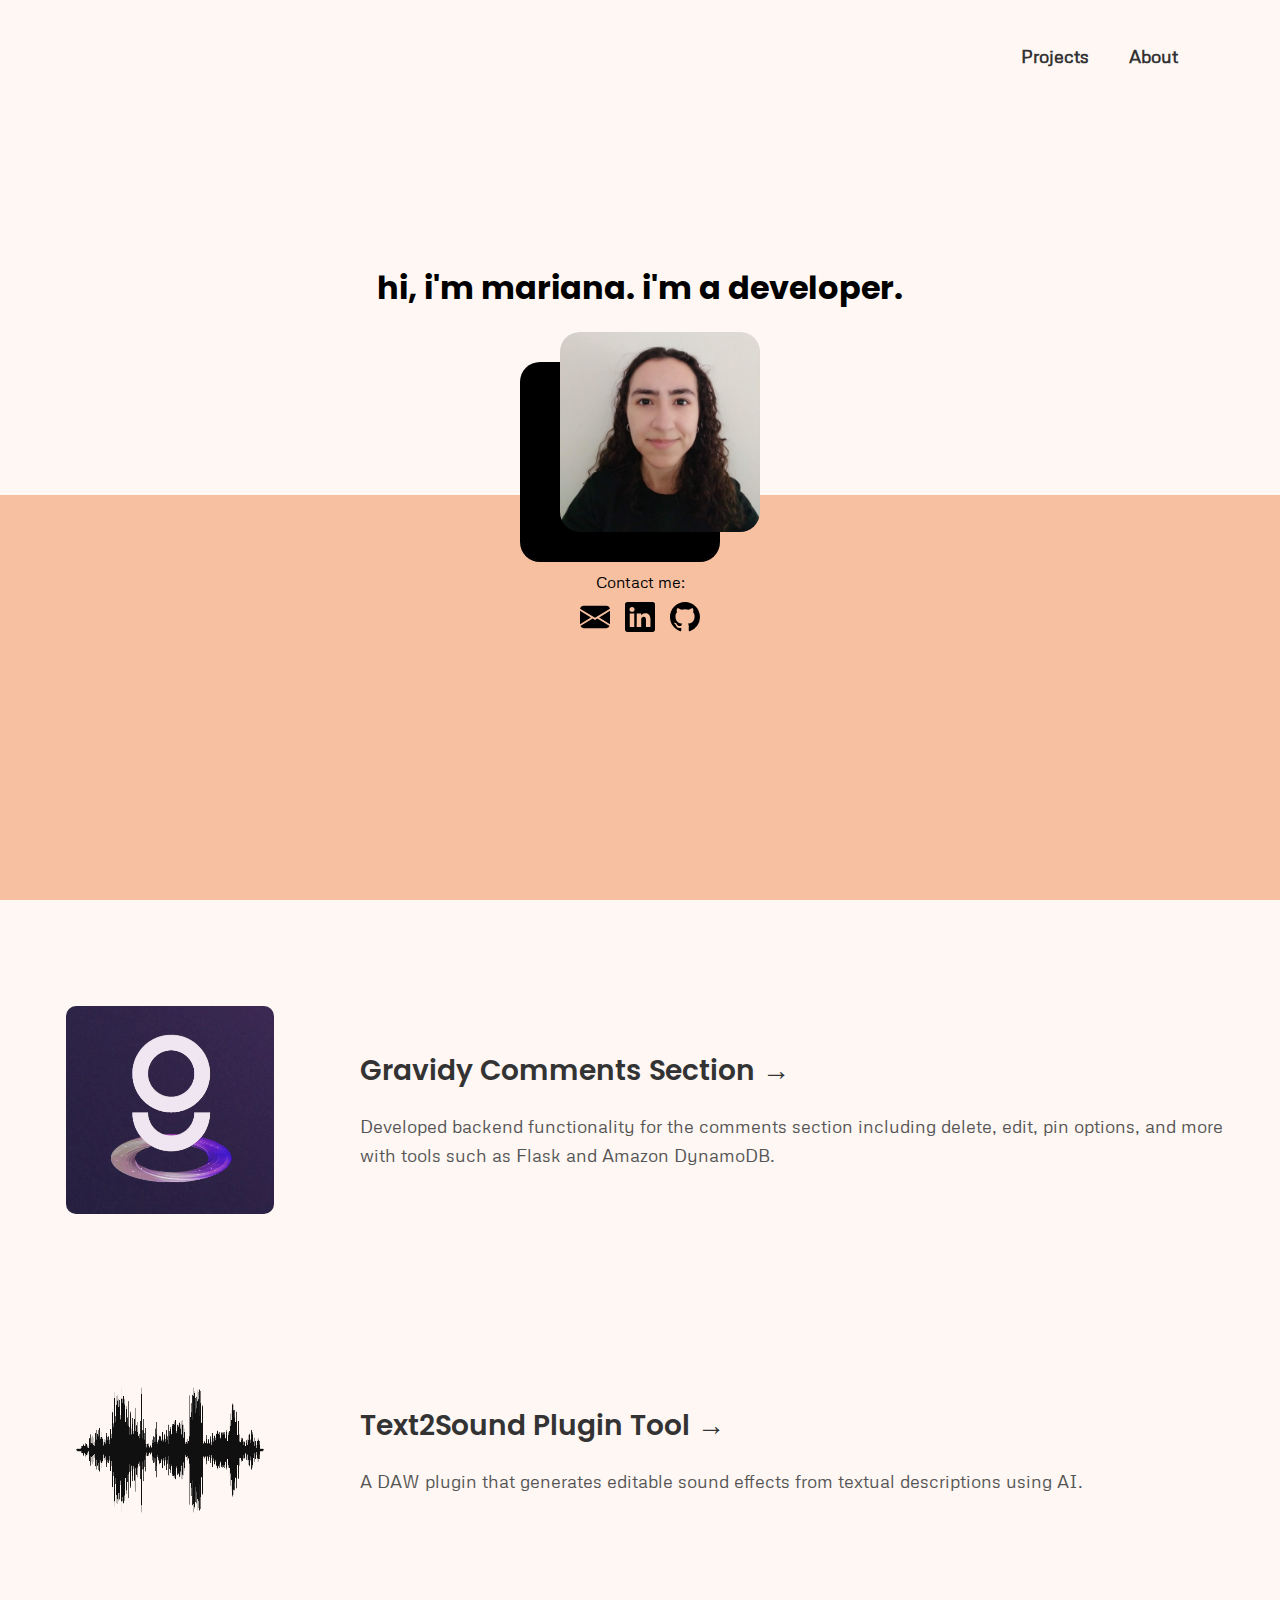
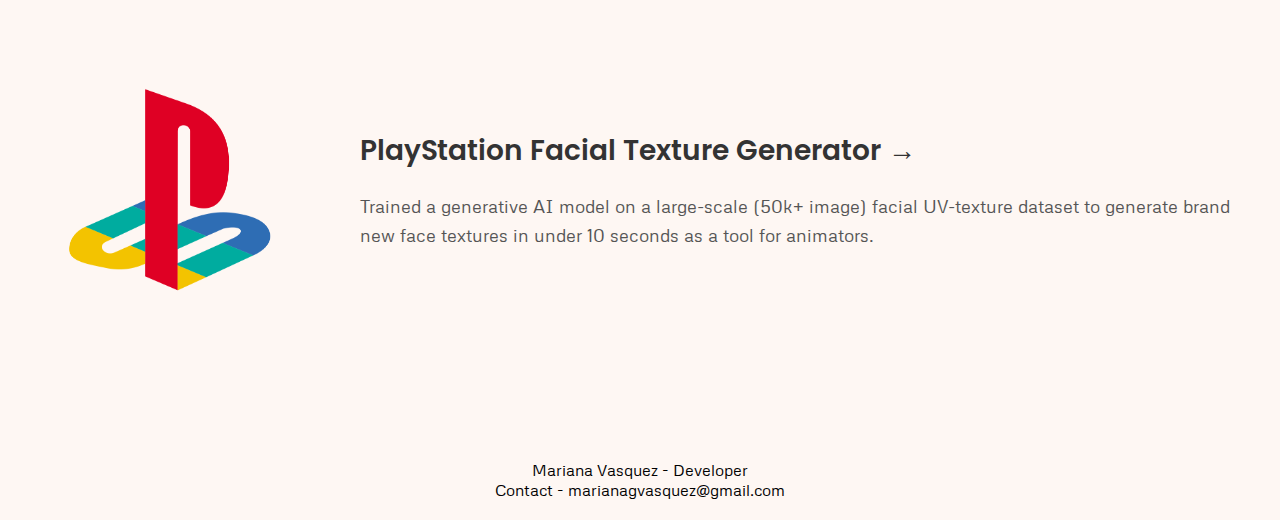
<file: index.html>
<!DOCTYPE html>
<html lang="en">
<head>
  <meta charset="UTF-8">
  <meta name="viewport" content="width=device-width, initial-scale=1.0">
  <title>Mariana Vasquez</title>
  <link href='https://fonts.googleapis.com/css?family=Poppins' rel='stylesheet'>
  <link href='https://fonts.googleapis.com/css?family=Metrophobic' rel='stylesheet'>
  <link rel="stylesheet" href="styles.css">
</head>
<body>
  <!-- Title Section -->
  <section class="title-page">

    <nav class="navbar">
      <ul>
        <li><a href="#projects-section">Projects</a></li>
        <li><a href="pages/about.html">About</a></li>
      </ul>
    </nav>

    <div class="header-container">
      
      <h1 style="font-size: 32px; ">hi, i'm mariana. i'm a developer.</h1>
      
      <div class="container">
        <div class="plain-black-square"></div>
        <div class="image-frame">
          <img src="images/square_pic.jpg" alt="Framed Image">
        </div>
      </div>

      <div class="contact-info">
        <p>Contact me:</p>
        <div class="icons">
          <a href="mailto:marianagvasquez@gmail.com" title="Email">
            <svg xmlns="http://www.w3.org/2000/svg" class="custom-icon" viewBox="0 0 16 16">
              <path d="M.05 3.555A2 2 0 0 1 2 2h12a2 2 0 0 1 1.95 1.555L8 8.414zM0 4.697v7.104l5.803-3.558zM6.761 8.83l-6.57 4.027A2 2 0 0 0 2 14h12a2 2 0 0 0 1.808-1.144l-6.57-4.027L8 9.586zm3.436-.586L16 11.801V4.697z"/>
            </svg>
          </a>
          <a href="linkedin.com/in/mariana-vasquez-779469183/" title="LinkedIn">
            <svg xmlns="http://www.w3.org/2000/svg" class="custom-icon" viewBox="0 0 16 16">
              <path d="M0 1.146C0 .513.526 0 1.175 0h13.65C15.474 0 16 .513 16 1.146v13.708c0 .633-.526 1.146-1.175 1.146H1.175C.526 16 0 15.487 0 14.854zm4.943 12.248V6.169H2.542v7.225zm-1.2-8.212c.837 0 1.358-.554 1.358-1.248-.015-.709-.52-1.248-1.342-1.248S2.4 3.226 2.4 3.934c0 .694.521 1.248 1.327 1.248zm4.908 8.212V9.359c0-.216.016-.432.08-.586.173-.431.568-.878 1.232-.878.869 0 1.216.662 1.216 1.634v3.865h2.401V9.25c0-2.22-1.184-3.252-2.764-3.252-1.274 0-1.845.7-2.165 1.193v.025h-.016l.016-.025V6.169h-2.4c.03.678 0 7.225 0 7.225z"/>
            </svg>
          </a>
          <a href="https://github.com/marivasq" title="GitHub">
            <svg xmlns="http://www.w3.org/2000/svg" class="custom-icon" viewBox="0 0 16 16">
              <path d="M8 0C3.58 0 0 3.58 0 8c0 3.54 2.29 6.53 5.47 7.59.4.07.55-.17.55-.38 0-.19-.01-.82-.01-1.49-2.01.37-2.53-.49-2.69-.94-.09-.23-.48-.94-.82-1.13-.28-.15-.68-.52-.01-.53.63-.01 1.08.58 1.23.82.72 1.21 1.87.87 2.33.66.07-.52.28-.87.51-1.07-1.78-.2-3.64-.89-3.64-3.95 0-.87.31-1.59.82-2.15-.08-.2-.36-1.02.08-2.12 0 0 .67-.21 2.2.82.64-.18 1.32-.27 2-.27s1.36.09 2 .27c1.53-1.04 2.2-.82 2.2-.82.44 1.1.16 1.92.08 2.12.51.56.82 1.27.82 2.15 0 3.07-1.87 3.75-3.65 3.95.29.25.54.73.54 1.48 0 1.07-.01 1.93-.01 2.2 0 .21.15.46.55.38A8.01 8.01 0 0 0 16 8c0-4.42-3.58-8-8-8"/>
            </svg>
          </a>
        </div>
      </div>
      
    </div>
  </section>
  

  <!-- Project Sections -->
  <main>

    <section id="projects-section" class="project-section">
      <div class="project">
        <div class="project-image project-image-1">
          
          <video width="640" height="360" autoplay loop muted>
            <source src="images/gravidy_logo.mp4" type="video/mp4">
            Your browser does not support the video tag.
          </video>
        </div>
        <div class="project-details">
          <h2>
            <a href="pages/gravidy.html">Gravidy Comments Section →</a>
          </h2>
          <p>
            Developed backend functionality for the comments section including delete, edit, pin 
            options, and more with tools such as Flask and Amazon DynamoDB.
          </p>
        </div>
      </div>

      <div class="project">
        <div class="project-image project-image-2">
          <img src="images/black_sound_wave.gif" alt="Project Preview">
        </div>
        <div class="project-details">
          <h2>
            <a href="pages/text2sound.html">Text2Sound Plugin Tool →</a>
          </h2>
          <p>
            A DAW plugin that generates editable sound effects from textual descriptions using AI.
          </p>
        </div>
      </div>

      <div class="project">
        <div class="project-image project-image-3">
          <img src="images/playstation_logo.png" alt="Project Preview">
        </div>
        <div class="project-details">
          <h2>
            <a href="pages/playstation.html">PlayStation Facial Texture Generator →</a>
          </h2>
          <p>
            Trained a generative AI model on a large-scale (50k+ image) facial UV-texture dataset to 
            generate brand new face textures in under 10 seconds as a tool for animators.
          </p>
        </div>
      </div>

    </section>
    
    
    <footer class="footer">
      <p> Mariana Vasquez - Developer </p>
      <p> Contact - marianagvasquez@gmail.com </p>
    </footer>

  </main>
</body>
</html>
</file>
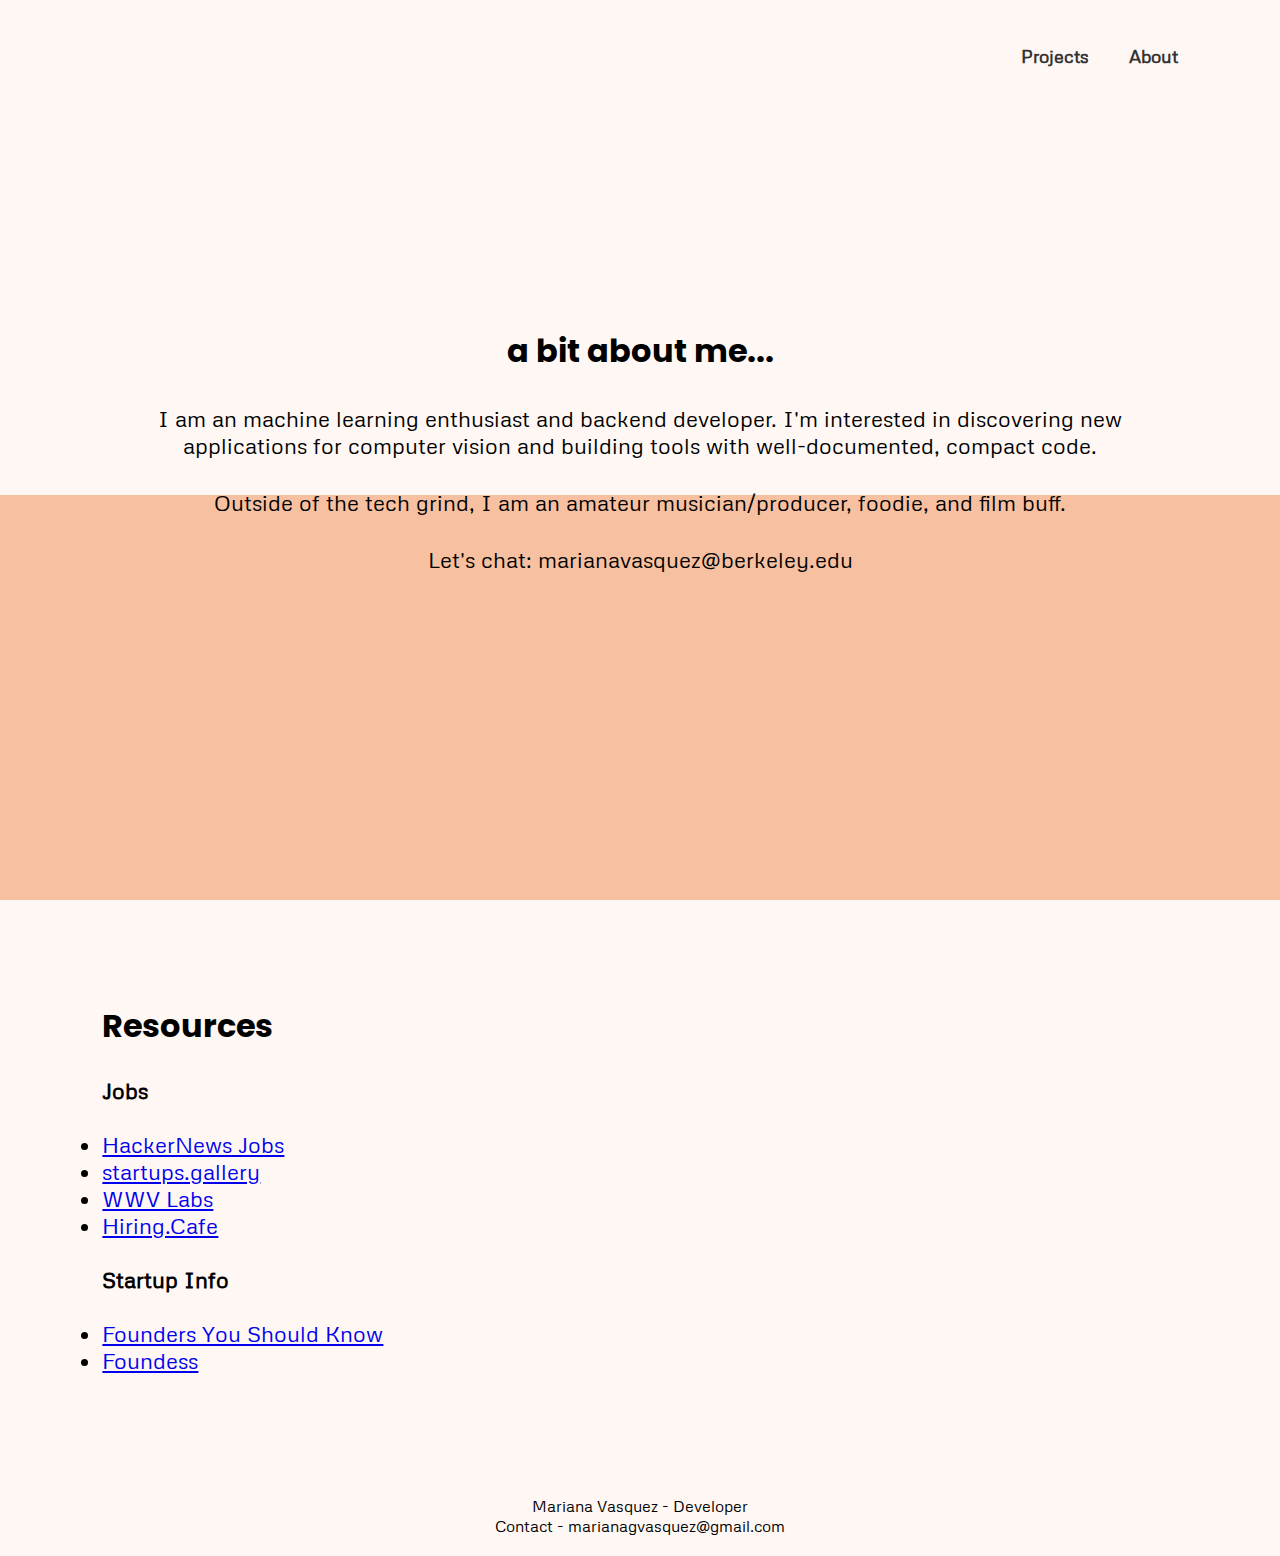
<file: pages/about.html>
<!DOCTYPE html>
<html lang="en">
<head>
  <meta charset="UTF-8">
  <meta name="viewport" content="width=device-width, initial-scale=1.0">
  <title>Mariana Vasquez</title>
  <link href='https://fonts.googleapis.com/css?family=Poppins' rel='stylesheet'>
  <link href='https://fonts.googleapis.com/css?family=Metrophobic' rel='stylesheet'>
  <link rel="stylesheet" href="../styles.css">
</head>
<body>
    <section class="title-page">
        <nav class="navbar">
            <ul>
              <li><a href="../index.html">Projects</a></li>
              <li><a href="#">About</a></li>
            </ul>
          </nav>

          <div class="header-container" style="padding: 8%;">
            <h1 style="font-size: 32px; ">a bit about me...</h1>

            <p>
                I am an machine learning enthusiast and backend developer. I'm interested in discovering new applications for computer vision and building tools with well-documented, compact code.
                
            </p>
            <p>
                Outside of the tech grind, I am an amateur musician/producer, foodie, and film buff.
            </p>
            <p> 
                Let's chat: marianavasquez@berkeley.edu
            </p>

          </div>
    </section>

    <section class="resources" style="background-color: #fef7f3;">
      <h2 style="font-size: 32px;">Resources</h1>
        <h4 style="margin-top: 2.5%; margin-bottom: 2.5%;">Jobs</h4>
        
        <ul>
          <li>
            <a href="https://news.ycombinator.com/jobs">HackerNews Jobs</a>
          </li>
          <li>
            <a href="https://startups.gallery/">startups.gallery</a>
          </li>
          <li>
            <a href="https://wwvlabs.com/">WWV Labs</a>
          </li>
          <li>
            <a href="https://hiring.cafe/">Hiring.Cafe</a>
          </li>
        </ul>

        <h4 style="margin-top: 2.5%; margin-bottom: 2.5%;">Startup Info</h4>
      
        <ul>
          <li>
            <a href="https://foundersysk.com/">Founders You Should Know</a>
          </li>
          <li>
            <a href="https://www.foundess.com/">Foundess</a>
          </li>
        </ul>
    </section>

    <footer class="footer">
      <p> Mariana Vasquez - Developer </p>
      <p> Contact - marianagvasquez@gmail.com </p>
    </footer>
    
</body>
</html>
</file>
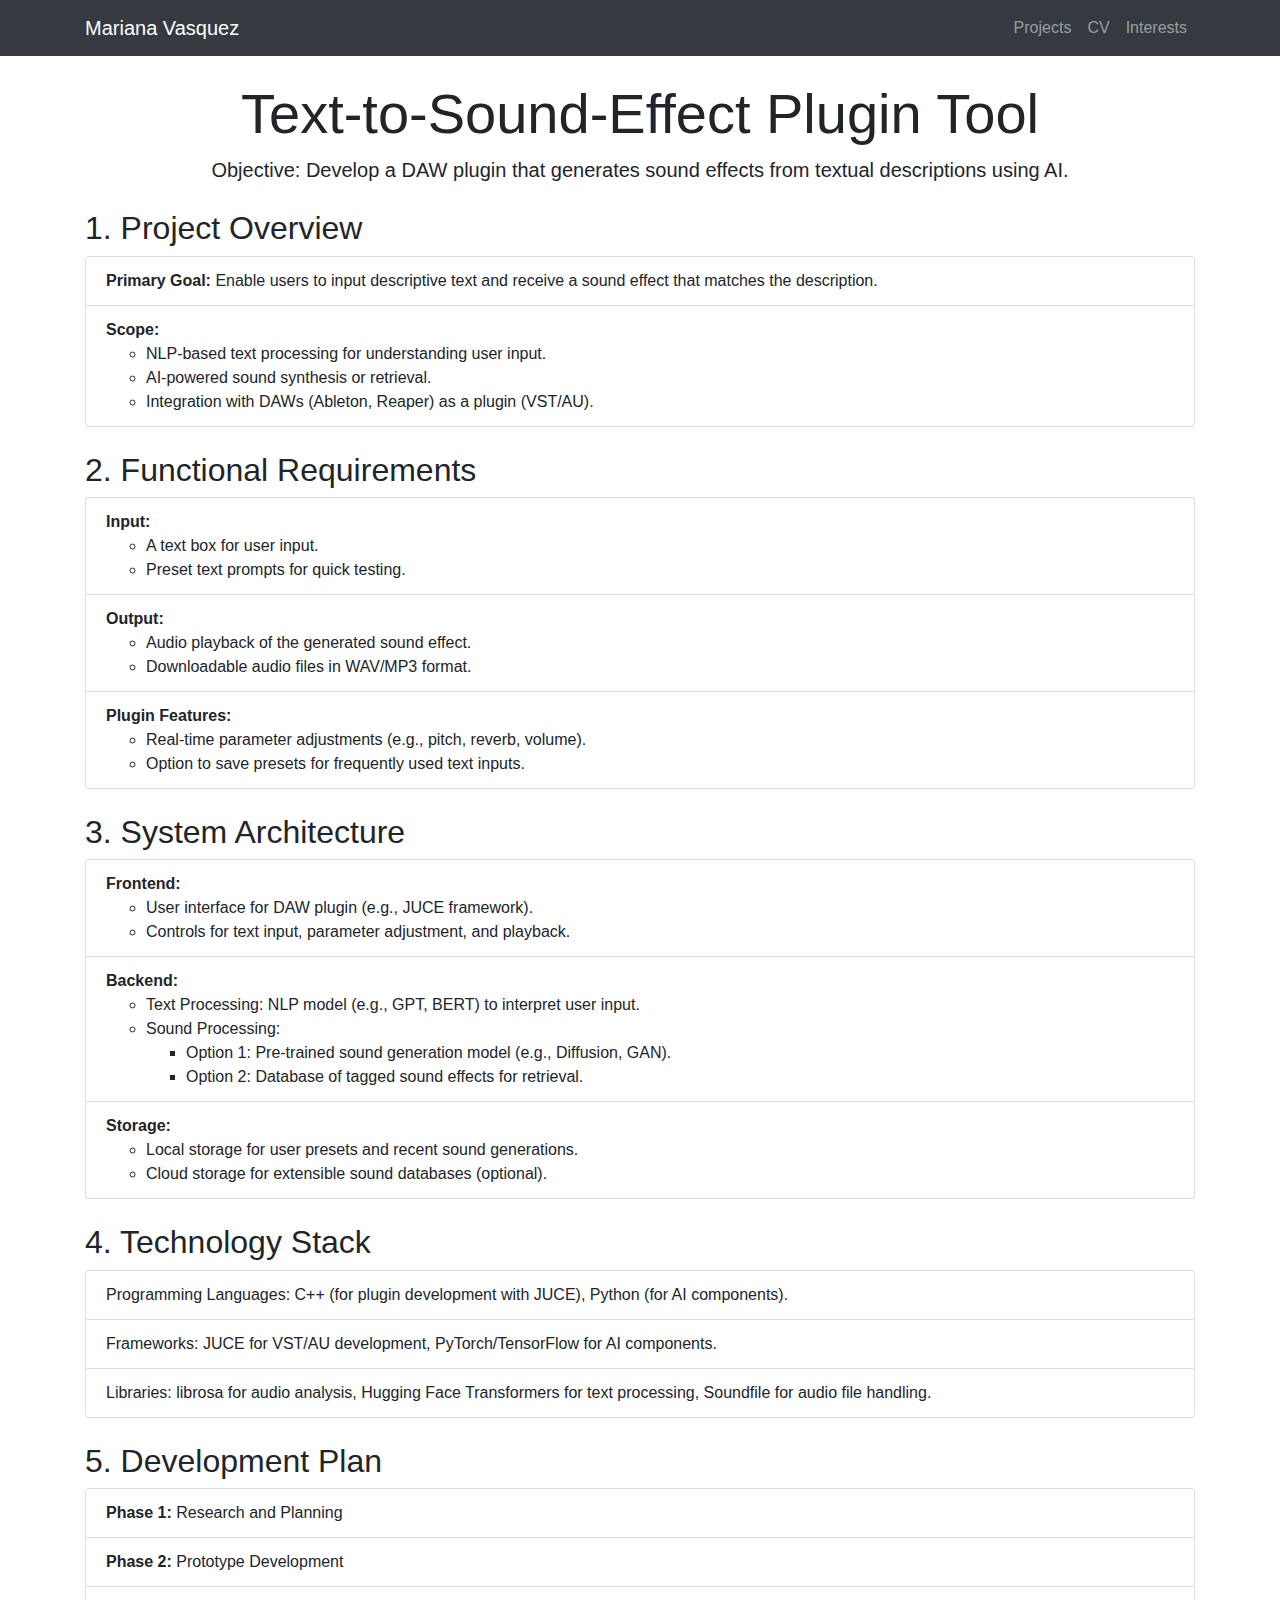
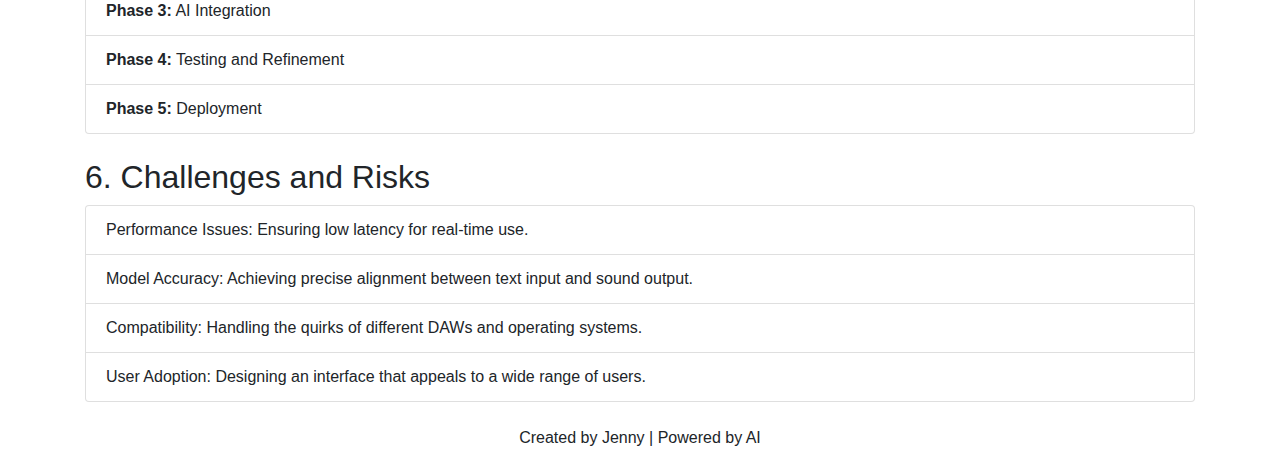
<file: pages/daw.html>
<!DOCTYPE html>
<html lang="en">
<head>
    <meta charset="UTF-8">
    <meta name="viewport" content="width=device-width, initial-scale=1.0">
    <title>Text-to-Sound-Effect Plugin Design Document</title>
    <link href="https://stackpath.bootstrapcdn.com/bootstrap/4.5.2/css/bootstrap.min.css" rel="stylesheet">
    <link rel="stylesheet" href="https://cdnjs.cloudflare.com/ajax/libs/font-awesome/5.15.4/css/all.min.css" integrity="sha384-xxxxx" crossorigin="anonymous">
</head>
<body>

    <nav class="navbar navbar-expand-lg navbar-dark bg-dark">
        <div class="container">
          <a class="navbar-brand" href="/index.html">Mariana Vasquez</a>
          <button class="navbar-toggler" type="button" data-toggle="collapse" data-target="#navbarNav" aria-controls="navbarNav" aria-expanded="false" aria-label="Toggle navigation">
            <span class="navbar-toggler-icon"></span>
          </button>
          <div class="collapse navbar-collapse" id="navbarNav">
            <ul class="navbar-nav ml-auto">
              <li class="nav-item">
                <a class="nav-link" href="#projects">Projects</a>
              </li>
              <li class="nav-item">
                <a class="nav-link" href="#cv">CV</a>
              </li>
              <li class="nav-item">
                <a class="nav-link" href="#interests">Interests</a>
              </li>
            </ul>
          </div>
        </div>
      </nav>

    <div class="container mt-4">
        <header class="text-center mb-4">
            <h1 class="display-4"><i class="fas fa-music"></i> Text-to-Sound-Effect Plugin Tool</h1>
            <p class="lead"><strong>Objective:</strong> Develop a DAW plugin that generates sound effects from textual descriptions using AI.</p>
        </header>

        <section class="mb-4">
            <h2><i class="fas fa-lightbulb"></i> 1. Project Overview</h2>
            <ul class="list-group">
                <li class="list-group-item"><strong>Primary Goal:</strong> Enable users to input descriptive text and receive a sound effect that matches the description.</li>
                <li class="list-group-item"><strong>Scope:</strong>
                    <ul>
                        <li>NLP-based text processing for understanding user input.</li>
                        <li>AI-powered sound synthesis or retrieval.</li>
                        <li>Integration with DAWs (Ableton, Reaper) as a plugin (VST/AU).</li>
                    </ul>
                </li>
            </ul>
        </section>

        <section class="mb-4">
            <h2><i class="fas fa-tasks"></i> 2. Functional Requirements</h2>
            <ul class="list-group">
                <li class="list-group-item"><strong>Input:</strong>
                    <ul>
                        <li>A text box for user input.</li>
                        <li>Preset text prompts for quick testing.</li>
                    </ul>
                </li>
                <li class="list-group-item"><strong>Output:</strong>
                    <ul>
                        <li>Audio playback of the generated sound effect.</li>
                        <li>Downloadable audio files in WAV/MP3 format.</li>
                    </ul>
                </li>
                <li class="list-group-item"><strong>Plugin Features:</strong>
                    <ul>
                        <li>Real-time parameter adjustments (e.g., pitch, reverb, volume).</li>
                        <li>Option to save presets for frequently used text inputs.</li>
                    </ul>
                </li>
            </ul>
        </section>

        <section class="mb-4">
            <h2><i class="fas fa-cogs"></i> 3. System Architecture</h2>
            <ul class="list-group">
                <li class="list-group-item"><strong>Frontend:</strong>
                    <ul>
                        <li>User interface for DAW plugin (e.g., JUCE framework).</li>
                        <li>Controls for text input, parameter adjustment, and playback.</li>
                    </ul>
                </li>
                <li class="list-group-item"><strong>Backend:</strong>
                    <ul>
                        <li>Text Processing: NLP model (e.g., GPT, BERT) to interpret user input.</li>
                        <li>Sound Processing:
                            <ul>
                                <li>Option 1: Pre-trained sound generation model (e.g., Diffusion, GAN).</li>
                                <li>Option 2: Database of tagged sound effects for retrieval.</li>
                            </ul>
                        </li>
                    </ul>
                </li>
                <li class="list-group-item"><strong>Storage:</strong>
                    <ul>
                        <li>Local storage for user presets and recent sound generations.</li>
                        <li>Cloud storage for extensible sound databases (optional).</li>
                    </ul>
                </li>
            </ul>
        </section>

        <section class="mb-4">
            <h2><i class="fas fa-laptop-code"></i> 4. Technology Stack</h2>
            <ul class="list-group">
                <li class="list-group-item">Programming Languages: C++ (for plugin development with JUCE), Python (for AI components).</li>
                <li class="list-group-item">Frameworks: JUCE for VST/AU development, PyTorch/TensorFlow for AI components.</li>
                <li class="list-group-item">Libraries: librosa for audio analysis, Hugging Face Transformers for text processing, Soundfile for audio file handling.</li>
            </ul>
        </section>

        <section class="mb-4">
            <h2><i class="fas fa-calendar-alt"></i> 5. Development Plan</h2>
            <ul class="list-group">
                <li class="list-group-item"><strong>Phase 1:</strong> Research and Planning</li>
                <li class="list-group-item"><strong>Phase 2:</strong> Prototype Development</li>
                <li class="list-group-item"><strong>Phase 3:</strong> AI Integration</li>
                <li class="list-group-item"><strong>Phase 4:</strong> Testing and Refinement</li>
                <li class="list-group-item"><strong>Phase 5:</strong> Deployment</li>
            </ul>
        </section>

        <section class="mb-4">
            <h2><i class="fas fa-exclamation-circle"></i> 6. Challenges and Risks</h2>
            <ul class="list-group">
                <li class="list-group-item">Performance Issues: Ensuring low latency for real-time use.</li>
                <li class="list-group-item">Model Accuracy: Achieving precise alignment between text input and sound output.</li>
                <li class="list-group-item">Compatibility: Handling the quirks of different DAWs and operating systems.</li>
                <li class="list-group-item">User Adoption: Designing an interface that appeals to a wide range of users.</li>
            </ul>
        </section>

        <footer class="text-center mt-4">
            <p>Created by Jenny | <i class="fas fa-code"></i> Powered by AI</p>
        </footer>
    </div>
    <script src="https://code.jquery.com/jquery-3.5.1.slim.min.js"></script>
    <script src="https://cdn.jsdelivr.net/npm/@popperjs/core@2.9.3/dist/umd/popper.min.js"></script>
    <script src="https://stackpath.bootstrapcdn.com/bootstrap/4.5.2/js/bootstrap.min.js"></script>
</body>
</html>
</file>
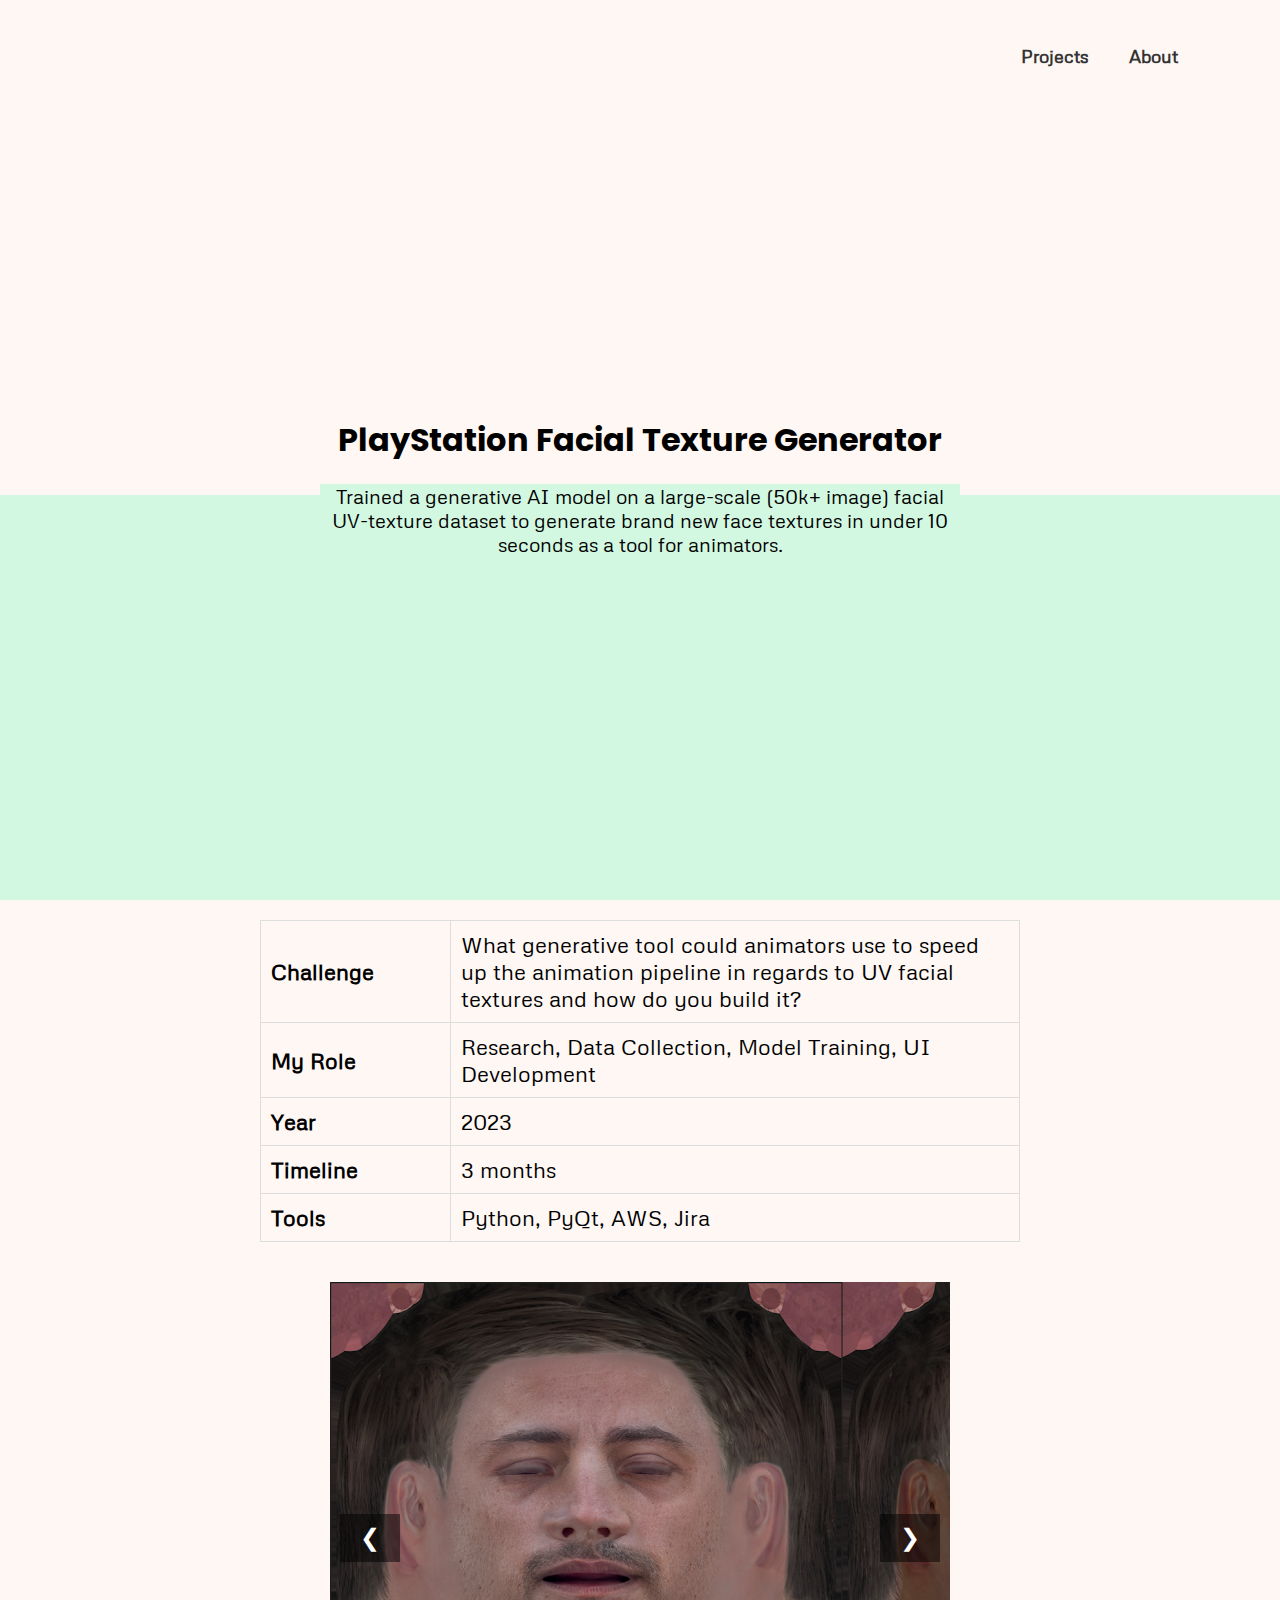
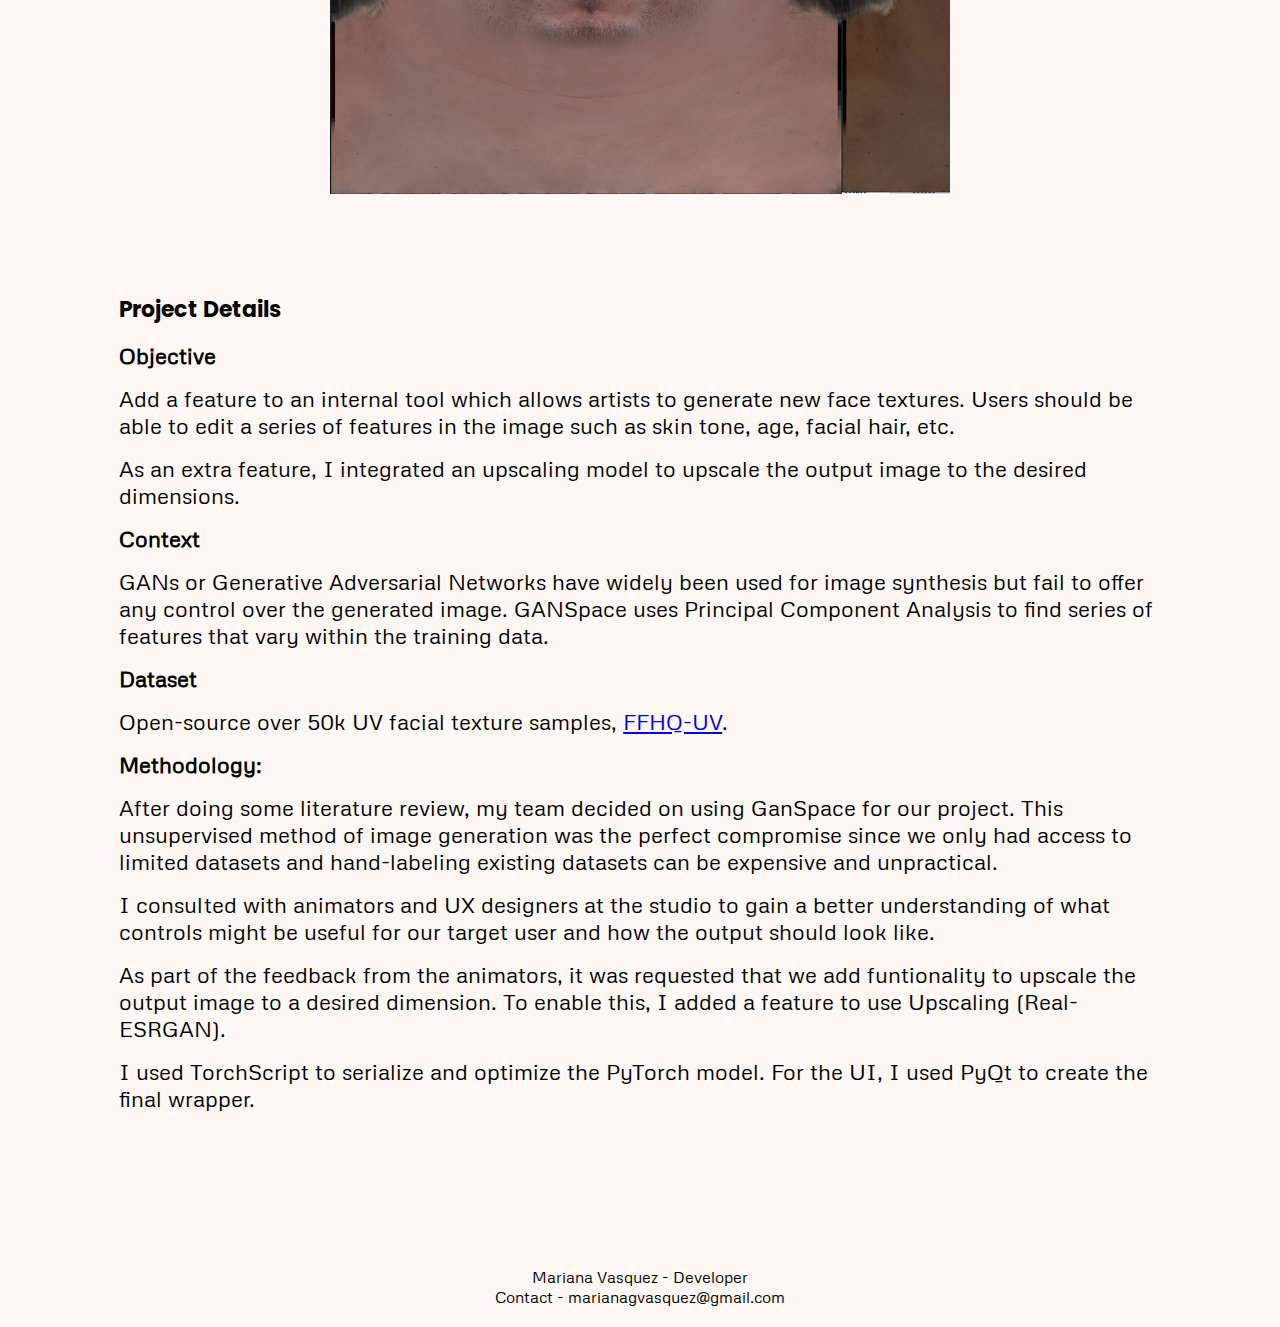
<file: pages/playstation.html>
<!DOCTYPE html>
<html lang="en">
<head>
  <meta charset="UTF-8">
  <meta name="viewport" content="width=device-width, initial-scale=1.0">
  <title>Mariana Vasquez</title>
  <link href='https://fonts.googleapis.com/css?family=Poppins' rel='stylesheet'>
  <link href='https://fonts.googleapis.com/css?family=Metrophobic' rel='stylesheet'>
  <link rel="stylesheet" href="projects.css">
</head>
<body>
    <section class="overview-page">
        <nav class="navbar">
            <ul>
              <li><a href="../index.html">Projects</a></li>
              <li><a href="about.html">About</a></li>
            </ul>
        </nav>

        <div class="header-container">
            <h1>PlayStation Facial Texture Generator</h1>

            <p>
                Trained a generative AI model on a large-scale (50k+ image) facial UV-texture dataset to generate brand new face textures in under 10 seconds as a tool for animators.
            </p>

        </div>
    </section>

    <section class="chart">

            <table class="project-table">
                <tr>
                  <th>Challenge</th>
                  <td>What generative tool could animators use to speed up the animation pipeline in regards to UV facial textures and how do you build it?</td>
                </tr>
                <tr>
                  <th>My Role</th>
                  <td>Research, Data Collection, Model Training, UI Development</td>
                </tr>
                <tr>
                  <th>Year</th>
                  <td>2023</td>
                </tr>
                <tr>
                  <th>Timeline</th>
                  <td>3 months</td>
                </tr>
                <tr>
                  <th>Tools</th>
                  <td>Python, PyQt, AWS, Jira</td>
                </tr>
              </table>
    </section>

    <section class="project-details">
      <div class="gallery-container">
        <button id="prevBtn" class="nav-btn">❮</button>
        <div class="gallery">
            <img src="../images/facial_texture_1.png" alt="Image 1" class="gallery-item">
            <img src="../images/facial_texture_2.png" alt="Image 2" class="gallery-item">
            <img src="../images/facial_texture_3.png" alt="Image 3" class="gallery-item">
            <img src="../images/facial_texture_4.png" alt="Image 4" class="gallery-item">
        </div>
        <button id="nextBtn" class="nav-btn">❯</button>
      </div>
      <script src="script.js"></script>
        <div class="description">
            <h2>Project Details</h2>

            <h4>Objective</h4>
            <p>
                Add a feature to an internal tool which allows artists to generate new face textures. Users should be able to edit a series of features in the image such as skin tone, age, facial hair, etc.
            </p>
            <p>
              As an extra feature, I integrated an upscaling model to upscale the output image to the desired dimensions.
            </p>

            <h4>Context</h4>
            <p>
                GANs or Generative Adversarial Networks have widely been used for image synthesis but fail to offer any control over the generated image. GANSpace uses Principal Component Analysis to find  series of features that vary within the training data.
            </p>

            <h4>Dataset</h4>
            <p>
                Open-source over 50k UV facial texture samples, <a href="https://github.com/csbhr/FFHQ-UV">FFHQ-UV</a>.
            </p>

            <h4>Methodology:</h4>
            <p>
                After doing some literature review, my team decided on using GanSpace for our project. This unsupervised method of image generation was the perfect compromise since we only had access to limited datasets and hand-labeling existing datasets can be expensive and unpractical.
            </p>
            <p>
                I consulted with animators and UX designers at the studio to gain a better understanding of what controls might be useful for our target user and how the output should look like.
            </p>
            <p>
                As part of the feedback from the animators, it was requested that we add funtionality to upscale the output image to a desired dimension. To enable this, I added a feature to use Upscaling (Real-ESRGAN).
            </p>
            <p>
                I used TorchScript to serialize and optimize the PyTorch model. For the UI, I used PyQt to create the final wrapper.
            </p>

        </div>
        
    </section>

    <footer class="footer">
        <p> Mariana Vasquez - Developer </p>
        <p> Contact - marianagvasquez@gmail.com </p>
    </footer>
    
</body>
</html>
</file>
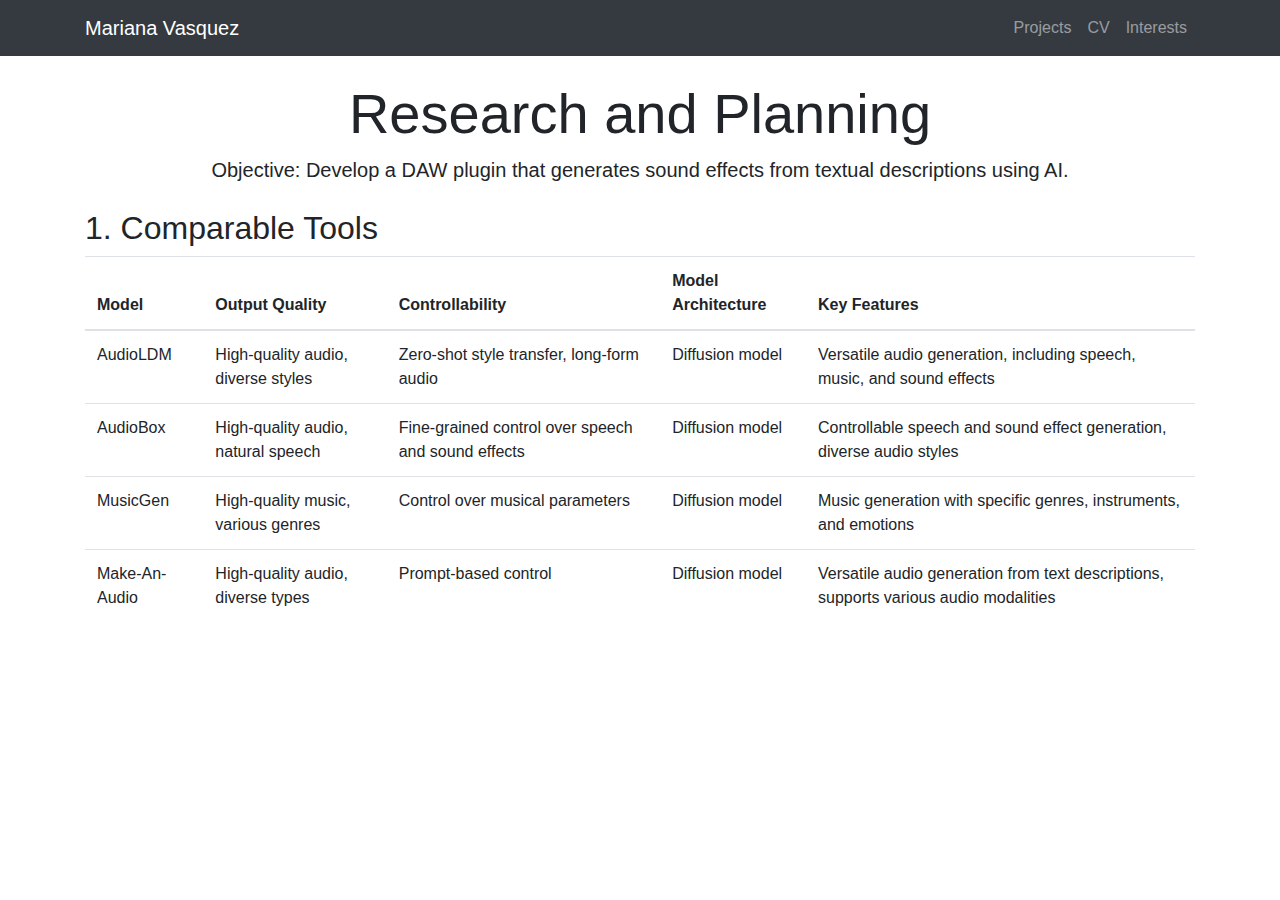
<file: pages/research.html>
<!DOCTYPE html>
<html lang="en">
<head>
    <meta charset="UTF-8">
    <meta name="viewport" content="width=device-width, initial-scale=1.0">
    <title>Text-to-Sound-Effect Plugin Design Document</title>
    <link href="https://stackpath.bootstrapcdn.com/bootstrap/4.5.2/css/bootstrap.min.css" rel="stylesheet">
    <link rel="stylesheet" href="https://cdnjs.cloudflare.com/ajax/libs/font-awesome/5.15.4/css/all.min.css" integrity="sha384-xxxxx" crossorigin="anonymous">
</head>
<body>

    <nav class="navbar navbar-expand-lg navbar-dark bg-dark">
        <div class="container">
          <a class="navbar-brand" href="/index.html">Mariana Vasquez</a>
          <button class="navbar-toggler" type="button" data-toggle="collapse" data-target="#navbarNav" aria-controls="navbarNav" aria-expanded="false" aria-label="Toggle navigation">
            <span class="navbar-toggler-icon"></span>
          </button>
          <div class="collapse navbar-collapse" id="navbarNav">
            <ul class="navbar-nav ml-auto">
              <li class="nav-item">
                <a class="nav-link" href="#projects">Projects</a>
              </li>
              <li class="nav-item">
                <a class="nav-link" href="#cv">CV</a>
              </li>
              <li class="nav-item">
                <a class="nav-link" href="#interests">Interests</a>
              </li>
            </ul>
          </div>
        </div>
      </nav>

      <div class="container mt-4">
        <header class="text-center mb-4">
            <h2 class="display-4"><i class="fas fa-music"></i>Research and Planning</h2>
            <p class="lead"><strong>Objective:</strong> Develop a DAW plugin that generates sound effects from textual descriptions using AI.</p>
        </header>

        <section class="mb-4">
            <h2><i class="fas fa-lightbulb"></i> 1. Comparable Tools</h2>
            <table class="table">
                <thead>
                    <tr>
                        <th>Model</th>
                        <th>Output Quality</th>
                        <th>Controllability</th>
                        <th>Model Architecture</th>
                        <th>Key Features</th>
                    </tr>
                </thead>
                <tbody>
                    <tr>
                        <td>AudioLDM</td>
                        <td>High-quality audio, diverse styles</td>
                        <td>Zero-shot style transfer, long-form audio</td>
                        <td>Diffusion model</td>
                        <td>Versatile audio generation, including speech, music, and sound effects</td>
                    </tr>
                    <tr>
                        <td>AudioBox</td>
                        <td>High-quality audio, natural speech</td>
                        <td>Fine-grained control over speech and sound effects</td>
                        <td>Diffusion model</td>
                        <td>Controllable speech and sound effect generation, diverse audio styles</td>
                    </tr>
                    <tr>
                        <td>MusicGen</td>
                        <td>High-quality music, various genres</td>
                        <td>Control over musical parameters</td>
                        <td>Diffusion model</td>
                        <td>Music generation with specific genres, instruments, and emotions</td>
                    </tr>
                    <tr>
                        <td>Make-An-Audio</td>
                        <td>High-quality audio, diverse types</td>
                        <td>Prompt-based control</td>
                        <td>Diffusion model</td>
                        <td>Versatile audio generation from text descriptions, supports various audio modalities</td>
                    </tr>
                </tbody>
            </table>
        </section>

      <script src="https://code.jquery.com/jquery-3.5.1.slim.min.js"></script>
      <script src="https://cdn.jsdelivr.net/npm/@popperjs/core@2.9.3/dist/umd/popper.min.js"></script>
      <script src="https://stackpath.bootstrapcdn.com/bootstrap/4.5.2/js/bootstrap.min.js"></script>

</body>
</html>
</file>
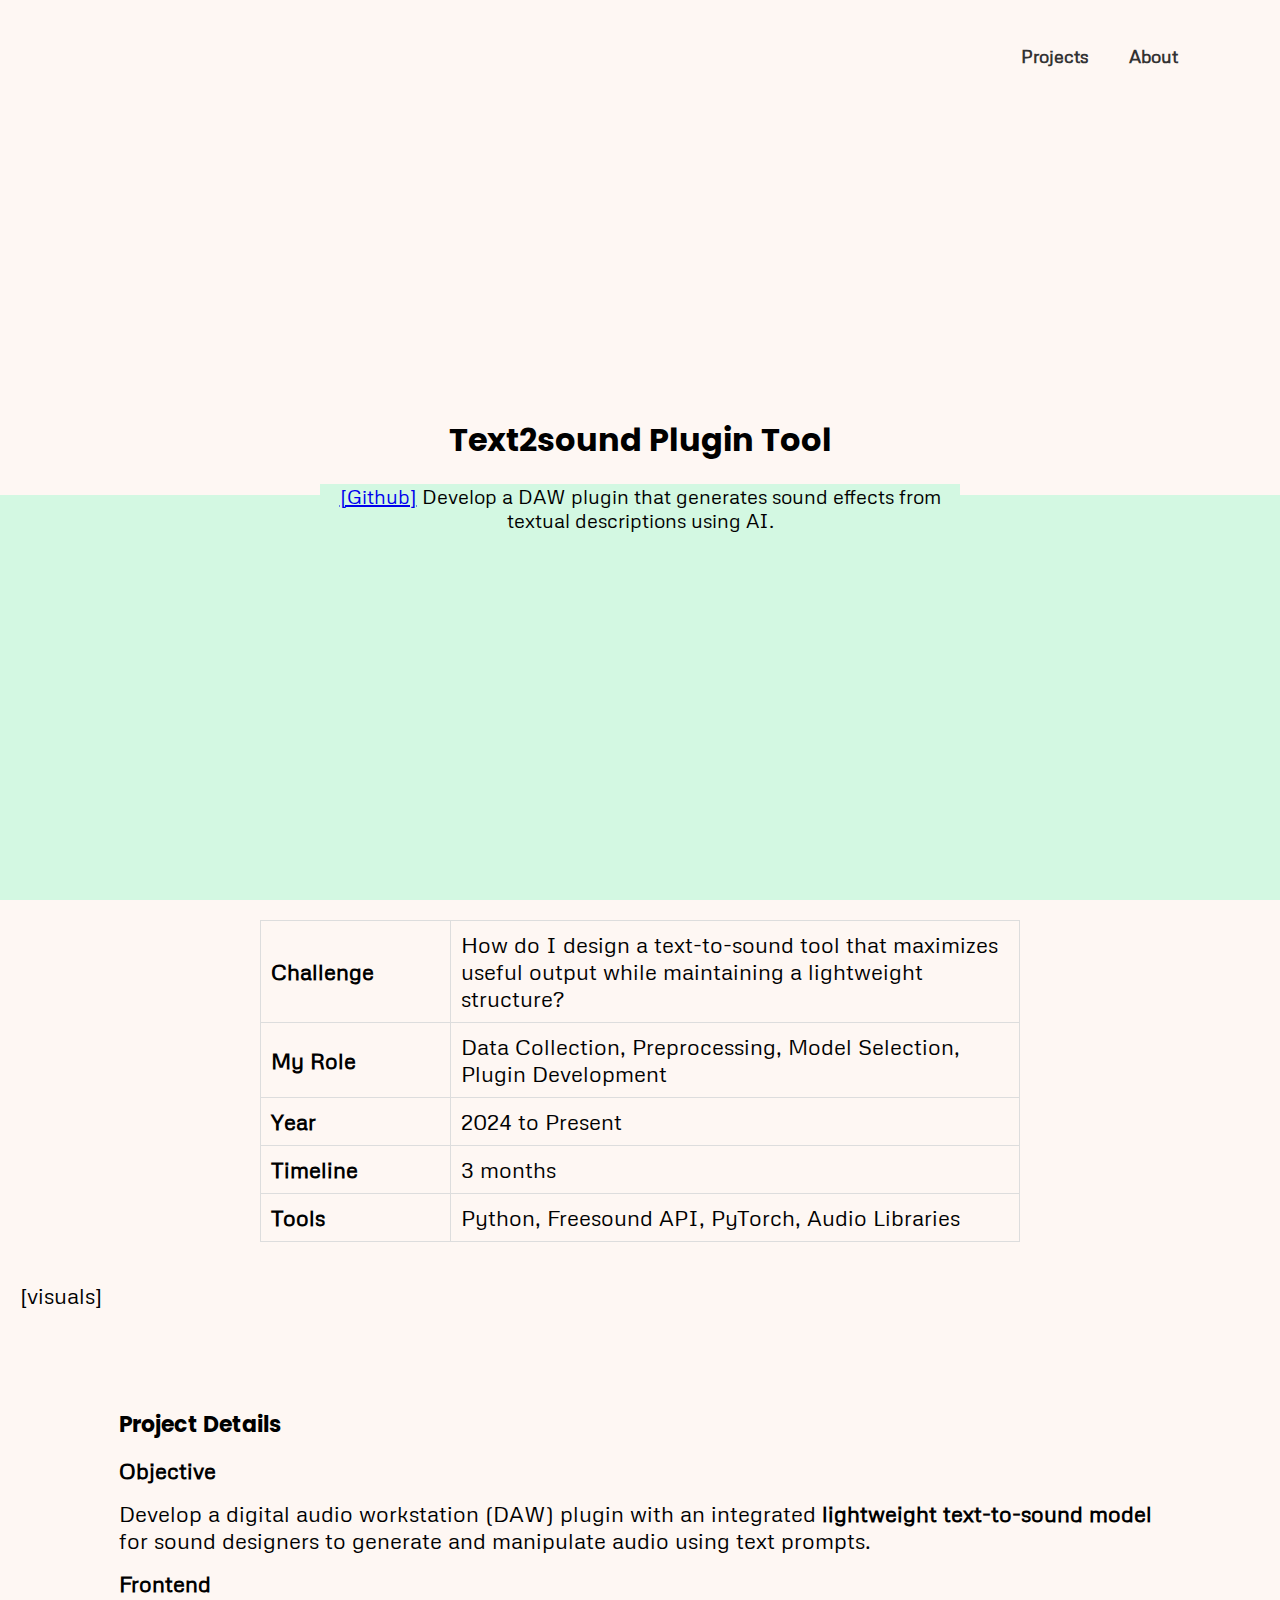
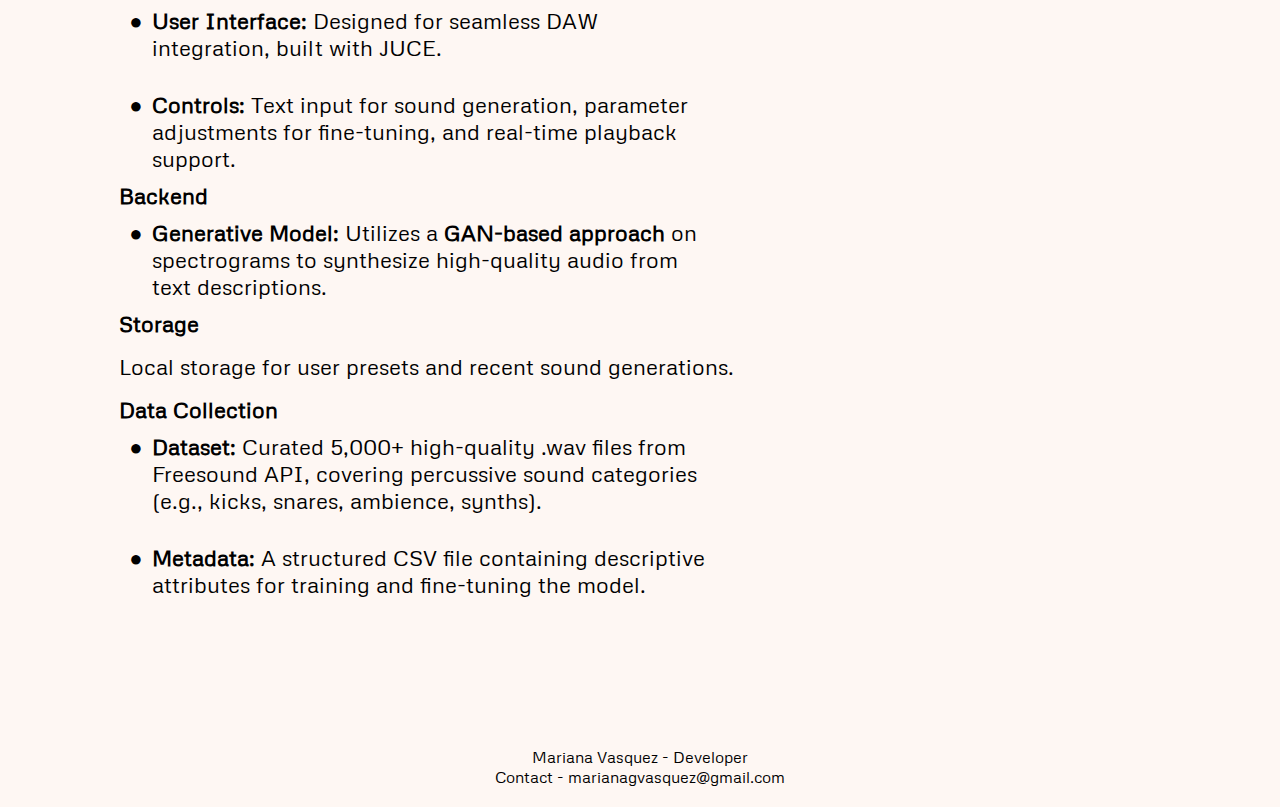
<file: pages/text2sound.html>
<!DOCTYPE html>
<html lang="en">
<head>
  <meta charset="UTF-8">
  <meta name="viewport" content="width=device-width, initial-scale=1.0">
  <title>Mariana Vasquez</title>
  <link href='https://fonts.googleapis.com/css?family=Poppins' rel='stylesheet'>
  <link href='https://fonts.googleapis.com/css?family=Metrophobic' rel='stylesheet'>
  <link rel="stylesheet" href="projects.css">
</head>
<body>

    <section class="overview-page">
        <nav class="navbar">
            <ul>
              <li><a href="../index.html">Projects</a></li>
              <li><a href="about.html">About</a></li>
            </ul>
        </nav>

        <div class="header-container">
            <h1>Text2sound Plugin Tool</h1>

            <p>
              <a href="https://github.com/marivasq/text2sound/tree/main" style="background-color: #d3f8e2;">[Github]</a> 
              Develop a DAW plugin that generates sound effects from textual descriptions using AI.
            </p>

        </div>
    </section>

    <section class="chart">

        <table class="project-table">
            <tr>
              <th>Challenge</th>
              <td>How do I design a text-to-sound tool that maximizes useful output while maintaining a lightweight structure?</td>
            </tr>
            <tr>
              <th>My Role</th>
              <td>Data Collection, Preprocessing, Model Selection, Plugin Development</td>
            </tr>
            <tr>
              <th>Year</th>
              <td>2024 to Present</td>
            </tr>
            <tr>
              <th>Timeline</th>
              <td>3 months</td>
            </tr>
            <tr>
              <th>Tools</th>
              <td>Python, Freesound API, PyTorch, Audio Libraries</td>
            </tr>
          </table>
    </section>

    <section class="project-details">
        <div class="visuals">
            [visuals]
        </div>
        <div class="description">
            <h2>Project Details</h2>
            <h4>Objective</h4>
                
            <p>Develop a digital audio workstation (DAW) plugin with an integrated <strong>lightweight text-to-sound model </strong> for sound designers to generate and manipulate audio using text prompts.</p>

            <h4>Frontend</h4>
                
            <div class="features">
              <div class="feature">
                  <span class="checkmark">●</span>
                  <div>
                    <strong>User Interface:</strong> Designed for seamless DAW integration, built with JUCE.
                  </div>
              </div>
              <div class="feature">
                  <span class="checkmark">●</span>
                  <div>
                    <strong>Controls:</strong> Text input for sound generation, parameter adjustments for fine-tuning, and real-time playback support.
                  </div>
              </div>
            </div>

            <h4>Backend</h4>
                
            <div class="features">
              <div class="feature">
                  <span class="checkmark">●</span>
                  <div>
                    <strong>Generative Model:</strong> Utilizes a <strong>GAN-based approach</strong> on spectrograms to synthesize high-quality audio from text descriptions.
                  </div>
              </div>
            </div>

            <h4>Storage</h4>
                
            <p>
                Local storage for user presets and recent sound generations.
            </p>

            <h4>Data Collection</h4>

            <div class="features">
              <div class="feature">
                <span class="checkmark">●</span>
                <div>
                  <strong>Dataset:</strong> Curated 5,000+ high-quality .wav files from Freesound API, covering percussive sound categories (e.g., kicks, snares, ambience, synths).
                </div>
              </div>
              <div class="feature">
                <span class="checkmark">●</span>
                <div>
                  <strong>Metadata:</strong> A structured CSV file containing descriptive attributes for training and fine-tuning the model.
                </div>
              </div>
            </div>

        </div>
        
    </section>

    <section class="footer">
        <p> Mariana Vasquez - Developer </p>
      <p> Contact - marianagvasquez@gmail.com </p>
    </section>
</body>
</html>
</file>
<file: styles.css>
/* Home Page Style Sheet*/

* {
    margin: 0;
    padding: 0;
    box-sizing: border-box;
}

/* Title Page Section */
.title-page {
    display: flex;
    flex-direction: column;
    align-items: center;
    justify-content: center;
    background: linear-gradient(to bottom, #fef7f3 55%, #f7c1a1 55%); /* Create gradient */
    height: 100vh;
    text-align: center;
    padding: 0px;
  }

/* Navigation Bar Styles */
.navbar {
    position: absolute; /* Fixed to the top of the page */
    top: 0;
    left: 0;
    width: 100%;
    background-color: transparent; /* Transparent background */
    padding: 10px 20px;
    z-index: 1000;
  }
  
  .navbar ul {
    list-style: none;
    display: flex;
    justify-content: flex-end; /* Align items to the right */
    align-items: center;
    margin: 2.5% 5%;
    padding: 0;
  }
  
  .navbar li {
    margin: 0 20px;
  }
  
  .navbar a {
    text-decoration: none;
    color: #333; /* Text color */
    font-size: 18px;
    font-weight: bold;
    transition: color 0.3s ease;
  }
  
  .navbar a:hover {
    color: #dfa07b; /* Hover color */
  }
  
  .header-container {
    position: relative;
    display: flex;
    flex-direction: column;
    align-items: center;
    gap: 30px;
  }

  .container {
    position: relative;
    width: 200px; /* Width of the entire container */
    height: 200px; /* Height of the entire container */
    background-color: rgba(0, 0, 0, 0); /* Plain black square background */
    transition: transform 0.3s ease; /* Smooth transition */
  }

  .container :hover {
    animation: wiggle 0.5s ease-in-out; /* Apply the wiggle animation */
  }

  /* Define the wiggle keyframes */
@keyframes wiggle {
    0% { transform: rotate(0deg); }
    25% { transform: rotate(4deg); }
    50% { transform: rotate(-4deg); }
    75% { transform: rotate(4deg); }
    100% { transform: rotate(0deg); }
  }
  
  .image-frame {
    position: absolute;
    top: -5%; /* Offset the frame towards the top-right */
    left: 10%; /* Offset the frame towards the top-right */
    width: 200px; /* Width of the frame */
    height: 200px; /* Height of the frame */
    border-radius: 20px; /* Rounded corners for the frame */
    overflow: hidden; /* Ensure the image stays within the frame */
  }

  .image-frame img {
    width: 100%; /* Make the image cover the entire frame */
    height: 100%; /* Make the image cover the entire frame */
    object-fit: cover; /* Ensure the image covers the frame without stretching */
  }

  .plain-black-square {
    position: absolute;
    bottom: -10%; /* Offset the black square towards the bottom-left */
    right: 10%; /* Offset the black square towards the bottom-left */
    width: 200px; /* Width of the plain black square */
    height: 200px; /* Height of the plain black square */
    border-radius: 20px; /* Rounded corners for the frame */
    background-color: black; /* Black background */
  }

  body {
    font-family: 'Metrophobic';font-size: 22px;
  }

  h1, h2, h3 {
    font-family: 'Poppins';font-size: 22px;
  }
  
  h1 {
    font-size: 32px;
    font-weight: bold;
    margin: 0;
  }
  
  .contact-info {
    display: flex;
    flex-direction: column;
    align-items: center;
    gap: 10px;
  }
  
  .contact-info p {
    font-size: 16px;
    margin: 0;
  }
  
  .icons {
    display: flex;
    gap: 15px;
  }

  .custom-icon {
    width: 30px; /* Change the width */
    height: 30px; /* Change the height */
    fill: black; /* Set a custom fill color (pastel orange) */
    stroke-width: 1; /* Set the stroke width */
    transition: all 0.3s ease; /* Optional: Add transition for smooth effects */
  }
  
  .custom-icon:hover {
    transform: scale(1.1); /* Optional: Add a hover effect to make it larger */
    fill: #fef7f3; /* Change color on hover */
  }
  
  @media (max-width: 768px) {
    h1 {
      font-size: 24px;
    }
  
    .photo-frame {
      width: 150px;
      height: 150px;
    }
  
    .icons a img {
      width: 20px;
      height: 20px;
    }
  }
  

    /* Project Section */
    .project-section {
        background-color: #fef7f3;
        padding: 60px 20px;
    }

    .project {
        display: flex;
        align-items: center;
        justify-content: space-between;
        gap: 40px;
        margin-bottom: 40px;
    }

    .project-image {
        padding: 20px; /* Add space around the video */
        border-radius: 10px; /* Optional: Rounded corners */
        display: flex;
        justify-content: center; /* Center the video horizontally */
        align-items: center; /* Center the video vertically */
        width: 300px; /* Adjust the box width */
        height: 300px; /* Adjust the box height */
        
        margin: auto; /* Center the container in its parent */
    }

    .project-image img {
        width: 80%; /* Make the video smaller inside the box */
        height: 80%; /* Maintain aspect ratio */
        border-radius: 10px; /* Optional: Rounded corners */
        z-index: 10; /* Ensure the video is brought to the front */
      }

    .project-image video {
        width: 80%; /* Make the video smaller inside the box */
        height: 80%; /* Maintain aspect ratio */
        border-radius: 10px; /* Optional: Rounded corners */
        z-index: 10; /* Ensure the video is brought to the front */
      }

    .project-details {
        flex: 1;
        display: flex;
        flex-direction: column;
        gap: 20px;
    }

    .project-details h2 {
        font-size: 28px;
        font-weight: 600;
        color: #333;
        position: relative; /* Needed for positioning the underline */
    }

    /* Style for the link inside h2 */
    .project-details a {
        text-decoration: none; /* Remove default underline */
        color: #333; /* Set the color of the link to black */
        display: inline-block; /* Make the link an inline-block so that it takes the width of the text */
    }

    /* Thin underline */
    .project-details a::after {
        content: ''; /* No text, just the line */
        position: absolute;
        bottom: 0;
        left: 0;
        width: 100%;
        height: 2px; /* Set the thickness of the underline */
        background-color: #000000; /* Color of the underline */
        transform: scaleX(0); /* Initially, the underline is hidden */
        transform-origin: bottom right; /* Start the underline from right to left */
        transition: transform 0.3s ease; /* Smooth transition */
    }

    /* Show the underline on hover */
    .project-details a:hover::after {
        transform: scaleX(1); /* Uncover the underline */
        transform-origin: bottom left; /* End the underline from left to right */
    }

    .project-details p {
        font-size: 18px;
        color: #555;
        line-height: 1.6;
    }

    video {
        width: 100%; /* Make the video responsive */
        max-width: 600px;
        height: auto;
        border-radius: 12px; /* Optional rounded corners */
    }

    @media (max-width: 768px) {
        .project {
            flex-direction: column;
            text-align: center;
        }

        .project-image,
        .project-details {
            width: 100%;
        }
    }
    

    @media (max-width: 768px) {
        .hero-content {
        flex-direction: column;
        text-align: center;
        }

        .info {
        align-items: center;
        }

        .photo {
        margin-top: 20px;
        }
    }
    
.footer {
    background-color: #fef7f3;
    text-align: center; /* Center the text */
    padding: 20px 10px; /* Add some spacing */
    color: #000; /* Black text */
    font-size: 16px; /* Adjust text size */
    font-weight: 500; /* Optional: Slightly bolder text */
    position: relative; /* Default positioning */
    bottom: 0;
    width: 100%; /* Span the full width of the screen */
}
    
.resources {
  padding: 8%;
}
</file>
<file: pages/projects.css>
/* Styling Sheet for Project Pages */
* {
    margin: 0;
    padding: 0;
    box-sizing: border-box;
    background-color: #fef7f3;
}

body {
    font-family: 'Metrophobic';font-size: 22px;
}

h1, h2, h3 {
    font-family: 'Poppins';font-size: 22px;
}

.overview-page {
    display: flex;
    flex-direction: column;
    align-items: center;
    justify-content: center;
    background: linear-gradient(to bottom, #fef7f3 55%, #d3f8e2 55%); /* Create gradient */
    height: 100vh;
    text-align: center;
    padding: 0px;
    position: relative; /* Enable absolute positioning inside this container */
}

.header-container {
    position: relative; /* Context for absolute positioning */
    width: 100%; /* Ensure it spans the container */
}

.header-container h1 {
    font-size: 32px;
    margin-bottom: 20px; /* Add spacing between the header and the paragraph */
}

.header-container p {
    background-color: #d3f8e2;
    position: absolute; /* Use absolute positioning to place it */
    top: 100%; /* Two-thirds down the page */
    left: 50%; /* Center horizontally */
    transform: translateX(-50%); /* Correct horizontal centering */
    font-size: 20px; /* Adjust font size as needed */
    margin: 0; /* Remove default margin */
}

.navbar {
    position: absolute; /* Fixed to the top of the page */
    top: 0;
    left: 0;
    width: 100%;
    background-color: transparent; /* Transparent background */
    padding: 10px 20px;
    z-index: 1000;
}

.navbar ul {
    list-style: none;
    display: flex;
    justify-content: flex-end; /* Align items to the right */
    align-items: center;
    margin: 2.5% 5%;
    padding: 0;
}

.navbar li {
    margin: 0 20px;
}

.navbar a {
    text-decoration: none;
    color: #333; /* Text color */
    font-size: 18px;
    font-weight: bold;
    transition: color 0.3s ease;
}
  
.navbar a:hover {
    color: #b6e8ca; /* Hover color */
}

.chart {
    max-width: 800px;
    margin: 0 auto;
    padding: 20px;
}

.project-table {
    width: 100%;
    border-collapse: collapse;
    border-radius: 10px; /* Rounded corners */
  }
  
  .project-table th,
  .project-table td {
    padding: 10px;
    border: 1px solid #ddd;
  }
  
  .project-table th {
    width: 25%; /* Adjust for a shorter header */
    text-align: left;
    font-weight: bold;
  }
  
  .project-table td {
    width: 75%; /* Adjust for longer content */
    word-wrap: break-word;
  }

  .gallery-container {
    position: relative;
    width: 50%; /* Adjust as needed */
    margin: auto;
    overflow: hidden;
}

.nav-btn {
    position: absolute;
    top: 50%;
    transform: translateY(-50%);
    background-color: rgba(0, 0, 0, 0.5);
    color: white;
    border: none;
    padding: 10px 20px;
    cursor: pointer;
    z-index: 100;
    font-size: 24px;
}

.gallery {
    display: flex;
    transition: transform 0.5s ease-in-out;
}

.gallery-item {
    max-width: 100%;
    box-sizing: border-box;
}

.nav-btn#prevBtn {
    left: 10px;
}

.nav-btn#nextBtn {
    right: 10px;
}

.nav-btn:focus {
    outline: none;
}

.project-details {
    margin: 0 auto;
    padding: 20px;
    max-width: 100%; /* Ensure the section doesn’t exceed the screen width */
    overflow-x: hidden; /* Prevent horizontal scrolling */
}

.description {
    padding: 8%;
}

.description h1, 
.description h2, 
.description h3 { /* Adjust based on your header level */
    margin-bottom: 16px; /* Adjust value as needed */
}

.description p {
    margin-top: 16px; /* Adjust value as needed */
    margin-bottom: 16px; /* Adjust value as needed */
}

.visuals {
    display: flex;
    justify-content: space-between; /* Add space between the items */
    align-items: center; /* Align items vertically to handle aspect ratio differences */
    gap: 20px; /* Add spacing between video and image */
}

.visuals video,
.visuals img {
  flex: 1; /* Allow both elements to share the available space equally */
  max-width: 45%; /* Ensure each item takes up no more than 45% of the container width */
  max-height: 500px; /* Cap the height to keep the layout balanced */
  /* object-fit: cover; Crop and center the content to fit within the set dimensions */
}

/* If extra spacing or alignment is needed for large screens */
@media (min-width: 1200px) {
    .visuals video,
    .visuals img {
      max-height: 600px; /* Slightly increase height on larger screens */
    }
  }

  .features {
    display: flex;
    flex-direction: column;
    gap: 10px;
    max-width: 600px;
}

.feature {
    display: flex;
    align-items: flex-start;
    gap: 10px;
    padding: 10px;
}

.checkmark {
    flex-shrink: 0;
}


.footer {
    text-align: center; /* Center the text */
    padding: 20px 10px; /* Add some spacing */
    color: #000; /* Black text */
    font-size: 16px; /* Adjust text size */
    font-weight: 500; /* Optional: Slightly bolder text */
    position: relative; /* Default positioning */
    bottom: 0;
    width: 100%; /* Span the full width of the screen */
}
</file>
